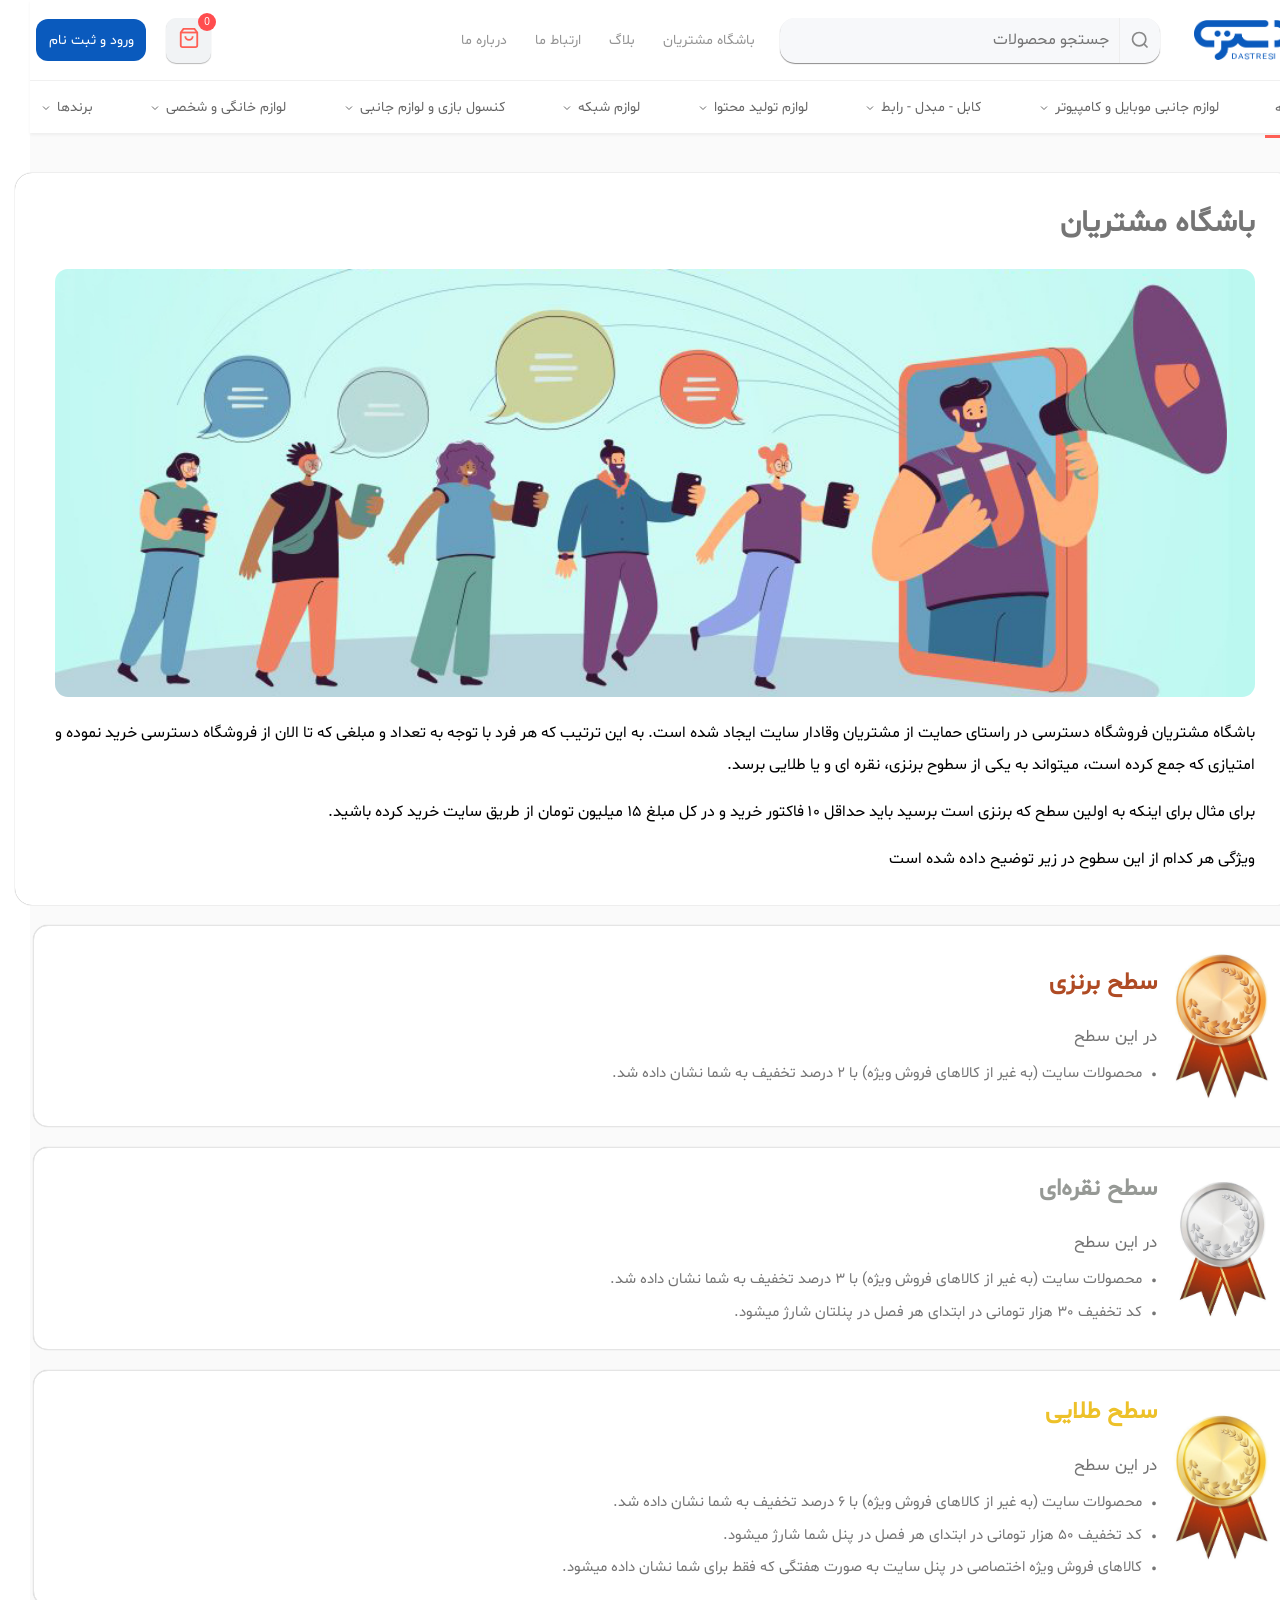
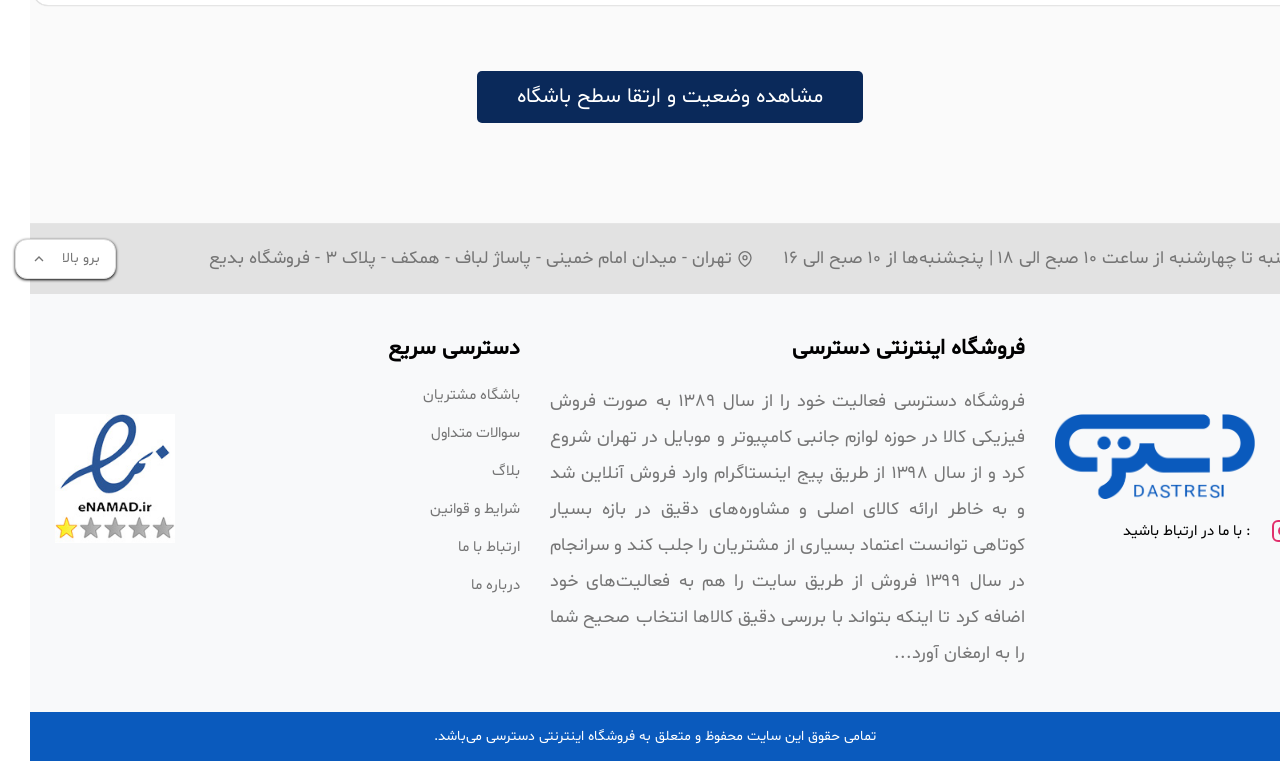
<file: bashgah.html>
<!DOCTYPE html>
<html lang="fa" dir="rtl">
<head>
    <meta charset="UTF-8">
    <meta name="viewport" content="width=device-width, initial-scale=1.0">
    <title>باشگاه مشتریان</title>
     <link rel="shortcut icon" href="./images/header/favicon.ico" type="image/x-icon">
    <link rel="stylesheet" href="./css/setting.css">
    <link rel="stylesheet" href="./css/header.css">
    <link rel="stylesheet" href="./css/footer.css">
    <link rel="stylesheet" href="./css/bashgah.css">
    
</head>
<body>
<header class="header">
    <div class="center__header">
        <div class="headerTop">
            <div class="logo">
                <img class="image" src="./images/header/logo.png" alt="logo">
            </div>
            <div class="searchBox">
                <div class="fullBox">
                    <div class="search__logo">
                        <svg viewBox="0 0 24 24" width="20" height="20" fill="none" stroke="#888" stroke-width="2"><circle cx="11" cy="11" r="8"></circle><line x1="21" y1="21" x2="16.65" y2="16.65"></line></svg>
                    </div>
                    <div class="search__input">
                        <input type="search" name="search" id="search" placeholder="جستجو محصولات">
                    </div>
                </div>
            </div>
            <div class="portlet-content">
                <a href="./bashgah.html">باشگاه مشتریان</a>
                <a href="#">بلاگ</a>
                <a href="#">ارتباط ما</a>
                <a href="#">درباره ما</a>
            </div>
            <div class="cart__Login">
                <div class="cart">
                    <div class="cart-icon">
                        <svg viewBox="0 0 24 24" width="22" height="22" fill="none" stroke="#FE5F55" stroke-width="2"><path d="M6 2L3 6v14a2 2 0 0 0 2 2h14a2 2 0 0 0 2-2V6l-3-4z"></path><line x1="3" y1="6" x2="21" y2="6"></line><path d="M16 10a4 4 0 0 1-8 0"></path></svg>
                    </div>
                    <span class="cart-badge">0</span>
                </div>
                <a style="text-decoration: none;" href="./vorod.html">
                <div class="login">
                    ورود و ثبت نام
                </div>
                </a>
            </div>
        </div>
   <nav class="headerBottom">
        <div class="nav__item active">
    <a href="#" class="nav__link">خانه</a>
        </div>
        <div class="nav__item dropdown">
        <a href="./products.html" class="nav__link">
            لوازم جانبی موبایل و کامپیوتر
            <svg class="dropdown-arrow" viewBox="0 0 24 24" width="12" height="12" fill="none" stroke="currentColor" stroke-width="2"><path d="M6 9l6 6 6-6"/></svg>
        </a>
        <div class="dropdown-content">
            <a href="#">ماوس و کیبورد و پد موس</a>
            <div class="sub-dropdown">
                <a href="#" class="has-sub">
                    کابل شارژ
                    <svg viewBox="0 0 24 24" width="12" height="12" fill="none" stroke="currentColor" stroke-width="2"><path d="M15 18l-6-6 6-6"/></svg>
                </a>
                <div class="sub-dropdown-content">
                    <a href="#">کابل شارژ میکرو یو اس بی</a>
                    <a href="#">کابل شارژ تایپ سی</a>
                    <a href="#">کابل شارژ لایتینگ</a>
                    <a href="#">کابل شارژ دو سر تایپ سی</a>
                    <a href="#">کابل شارژ تایپ سی به لایتینگ</a>
                    <a href="#">کابل شارژ سه کاره</a>
                    <a href="#">کابل شارژ سامسونگ</a>
                    <a href="#">کابل شارژ آیفون</a>
                </div>
            </div>
            <div class="sub-dropdown">
                <a href="#" class="has-sub">
                    آداپتور شارژ
                    <svg viewBox="0 0 24 24" width="12" height="12" fill="none" stroke="currentColor" stroke-width="2"><path d="M15 18l-6-6 6-6"/></svg>
                </a>
                <div class="sub-dropdown-content">
                    <a href="#">شارژر وایرلس</a>
                    <a href="#">شارژر دیواری</a>
                    <a href="#">شارژر رومیزی</a>
                    <a href="#">شارژر فندکی</a>
                    <a href="#">شارژر سامسونگ</a>
                    <a href="#">شارژر آیفون</a>
                </div>
            </div>
            <div class="sub-dropdown">
                <a href="#" class="has-sub">
                    پاوربانک
                    <svg viewBox="0 0 24 24" width="12" height="12" fill="none" stroke="currentColor" stroke-width="2"><path d="M15 18l-6-6 6-6"/></svg>
                </a>
                <div class="sub-dropdown-content">
                    <a href="#">جامپ استارتر</a>
                    <a href="#">پمپ باد</a>
                </div>
            </div>
            <div class="sub-dropdown">
                <a href="#" class="has-sub">
                    هندزفری و هدفون
                    <svg viewBox="0 0 24 24" width="12" height="12" fill="none" stroke="currentColor" stroke-width="2"><path d="M15 18l-6-6 6-6"/></svg>
                </a>
                <div class="sub-dropdown-content">
                    <a href="#">هندزفری سیمی</a>
                    <a href="#">هدفون بلوتوثی</a>
                    <a href="#">هندزفری بلوتوثی</a>
                    <a href="#">هندزفری بلوتوثی دورگردنی</a>
                </div>
            </div>
            <a href="#">اسپیکر</a>
            <div class="sub-dropdown">
                <a href="#" class="has-sub">
                    تجهیزات ذخیره سازی
                    <svg viewBox="0 0 24 24" width="12" height="12" fill="none" stroke="currentColor" stroke-width="2"><path d="M15 18l-6-6 6-6"/></svg>
                    </a>
                <div class="sub-dropdown-content">
                    <a href="#">فلش مموری</a>
                    <a href="#">کارت حافظه</a>
                    <a href="#">هارد اکسترنال</a>
                </div>
            </div>

            <a href="#">هولدر موبایل</a>
            <a href="#">دسته بازی و خنک کننده موبایل</a>
            <a href="#">سه راهی برق</a>
            <a href="#">دانگل انتقال تصویر</a>
            <a href="#">هاب تایپ سی</a>
            <a href="#">قاب و گلس</a>
        </div>
    </div>
<div class="nav__item dropdown">
    <a href="#" class="nav__link">
        کابل - مبدل - رابط
        <svg class="dropdown-arrow" viewBox="0 0 24 24" width="12" height="12" fill="none" stroke="currentColor" stroke-width="2"><path d="M6 9l6 6 6-6"/></svg>
    </a>
    <div class="dropdown-content">
        <a href="#">کابل HDMI</a>
        <a href="#">کابل پرینتر</a>
        <a href="#">گیرنده بلوتوث صدا</a>
        <a href="#">تبدیل صدا و AUX</a>
        <a href="#">تبدیل سوکت شارژ</a>
        <a href="#">مبدل تصویر HDMI و VGA</a>
        <a href="#">کابل AUX</a>
        <a href="#">کابل ۳ به ۱ صدا</a>
        <a href="#">کابل اپتیکال</a>
        <a href="#">کابل OTG</a>
    </div>
</div>
<div class="nav__item dropdown">
    <a href="#" class="nav__link">
        لوازم تولید محتوا
        <svg class="dropdown-arrow" viewBox="0 0 24 24" width="12" height="12" fill="none" stroke="currentColor" stroke-width="2"><path d="M6 9l6 6 6-6"/></svg>
    </a>
    <div class="dropdown-content">
        <a href="#">میکروفون</a>
        <a href="#">رینگ لایت</a>
        <a href="#">سه پایه نور</a>
    </div>
</div>
<div class="nav__item dropdown">
    <a href="#" class="nav__link">
        لوازم شبکه
        <svg class="dropdown-arrow" viewBox="0 0 24 24" width="12" height="12" fill="none" stroke="currentColor" stroke-width="2"><path d="M6 9l6 6 6-6"/></svg>
    </a>
    <div class="dropdown-content">
        <a href="#">مودم</a>
        <a href="#">هاب شبکه</a>
        <a href="#">مودم همراه</a>
        <a href="#">دانگل وای فای</a>
        <a href="#">روتر</a>
    </div>
</div>
<div class="nav__item dropdown">
    <a href="#" class="nav__link">
        کنسول بازی و لوازم جانبی
        <svg class="dropdown-arrow" viewBox="0 0 24 24" width="12" height="12" fill="none" stroke="currentColor" stroke-width="2"><path d="M6 9l6 6 6-6"/></svg>
    </a>
    <div class="dropdown-content">
        <a href="#">کیف کنسول بازی</a>
        <a href="#">هدفون گیمینگ</a>
        <a href="#">موس و کیبورد</a>
        <a href="#">دسته بازی</a>
        <a href="#">شارژر دسته بازی</a>
    </div>
</div>
<div class="nav__item dropdown">
    <a href="#" class="nav__link">
        لوازم خانگی و شخصی
        <svg class="dropdown-arrow" viewBox="0 0 24 24" width="12" height="12" fill="none" stroke="currentColor" stroke-width="2"><path d="M6 9l6 6 6-6"/></svg>
    </a>
    <div class="dropdown-content">
        <a href="#">گجت هوشمند</a>
        <a href="#">ماشین اصلاح سر و صورت</a>
        <div class="sub-dropdown">
            <a href="#" class="has-sub">
                باتری و شارژر
                <svg viewBox="0 0 24 24" width="12" height="12" fill="none" stroke="currentColor" stroke-width="2"><path d="M15 18l-6-6 6-6"/></svg>
            </a>
            <div class="sub-dropdown-content">
                <a href="#">باتری آلکالاین</a>
                <a href="#">باتری استاندار</a>
                <a href="#">باتری قابل شارژ</a>
                <a href="#">باتری-شارژر</a>
                <a href="#">باتری سکه ای</a>
            </div>
        </div>

        <a href="#">اندروید باکس و گیرنده دیجیتال</a>
        <a href="#">مچ بند و ساعت هوشمند</a>
        <div class="sub-dropdown">
            <a href="#" class="has-sub">
                ابزار
                <svg viewBox="0 0 24 24" width="12" height="12" fill="none" stroke="currentColor" stroke-width="2"><path d="M15 18l-6-6 6-6"/></svg>
            </a>
            <div class="sub-dropdown-content">
                <a href="#">hand-truc</a>
                <a href="#">کاتر</a>
                <a href="#">tape_measure</a>
                <a href="#">screwdriver</a>
            </div>
        </div>

        <a href="#">محصولات کمبو</a>
        <a href="#">اف ام پلیر</a>
    </div>
</div>
<div class="nav__item dropdown mega-menu-parent">
    <a href="#" class="nav__link">
        برندها
        <svg class="dropdown-arrow" viewBox="0 0 24 24" width="12" height="12" fill="none" stroke="currentColor" stroke-width="2"><path d="M6 9l6 6 6-6"/></svg>
    </a>
    <div class="dropdown-content mega-menu">
        <div class="mega-column">
            <a href="#">هایلو <span>Haylou</span></a>
            <a href="#">دای هارد <span>Die Hard</span></a>
            <a href="#">اسکال کندی <span>SkullCandy</span></a>
            <a href="#">اپل <span>Apple</span></a>
            <a href="#">کاملیون <span>Camelion</span></a>
            <a href="#">کولمن پلاس <span>Koluman Plus</span></a>
        </div>
        <div class="mega-column">
            <a href="#">یسیدو <span>yesido</span></a>
            <a href="#">نزتک <span>Naztech</span></a>
            <a href="#">پروآن <span>ProOne</span></a>
            <a href="#">ال دی نو <span>Ldnio</span></a>
            <a href="#">دوراسل <span>Duracell</span></a>
            <a href="#">سومو <span>Somo</span></a>
        </div>
        <div class="mega-column">
            <a href="#">بیسوس <span>Baseus</span></a>
            <a href="#">بویا <span>Boya</span></a>
            <a href="#">مک دودو <span>Mcdodo</span></a>
            <a href="#">پاورولوژی <span>Powerology</span></a>
            <a href="#">راوپاور <span>Ravpower</span></a>
            <a href="#">آکی <span>Aukey</span></a>
        </div>
        <div class="mega-column">
            <a href="#">انکر <span>Anker</span></a>
            <a href="#">اینوبن <span>inoben</span></a>
            <a href="#">مومکس <span>Momax</span></a>
            <a href="#">وسترن دیجیتال <span>Western Digital</span></a>
            <a href="#">شیائومی <span>Xiaomi</span></a>
            <a href="#">پاناسونیک <span>Panasonic</span></a>
        </div>
        <div class="mega-column">
            <a href="#">نیکین <span>Neekin</span></a>
            <a href="#">پایونیر <span>pioneer</span></a>
            <a href="#">جی پی <span>GP</span></a>
            <a href="#">ای فورتک <span>ATech</span></a>
            <a href="#">وان مور <span>imore</span></a>
            <a href="#">مکسل <span>Maxell</span></a>
        </div>
<div class="mega-footer">
    <a href="#">
        <svg viewBox="0 0 24 24" width="12" height="12" fill="none" stroke="currentColor" stroke-width="2" style="margin-left: 5px; vertical-align: middle;">
            <path d="M15 18l-6-6 6-6"/>
        </svg>
        مشاهده دیگر برندها
    </a>
</div>

    </div>
</div>
</nav>
    </div>
</header>
    <main class="club-main">
        <div class="club-container">
            <div class="club-card">
                <h1 class="club-title">باشگاه مشتریان</h1>
                <div class="club-image-wrapper">
                    <img src="./images/bashgah/kinds-of-customer-loyalty-1024x4.png" alt="باشگاه مشتریان دسترسی">
                </div>
                <div class="club-text-content">
                    <p>باشگاه مشتریان فروشگاه دسترسی در راستای حمایت از مشتریان وقادار سایت ایجاد شده است. به این ترتیب که هر فرد با توجه به تعداد و مبلغی که تا الان از فروشگاه دسترسی خرید نموده و امتیازی که جمع کرده است، میتواند به یکی از سطوح برنزی، نقره ای و یا طلایی برسد.</p>
                    
                    <p>برای مثال برای اینکه به اولین سطح که برنزی است برسید باید حداقل ۱۰ فاکتور خرید و در کل مبلغ ۱۵ میلیون تومان از طریق سایت خرید کرده باشید.</p>
                    
                    <p>ویژگی هر کدام از این سطوح در زیر توضیح داده شده است</p>
                </div>

            </div>

        </div>
<div class="club-levels-section">
    <div class="level-card">
        <div class="level-image">
            <img src="./images/bashgah/1.png" alt="سطح برنزی">
        </div>
        <div class="level-info">
            <h2 class="level-title bronze-title">سطح برنزی</h2>
            <p class="level-subtitle">در این سطح</p>
            <ul class="level-list">
                <li>محصولات سایت (به غیر از کالاهای فروش ویژه) با ۲ درصد تخفیف به شما نشان داده شد.</li>
            </ul>
        </div>
    </div>
    <div class="level-card">
        <div class="level-image">
            <img src="./images/bashgah/3.png" alt="سطح نقره‌ای">
        </div>
        <div class="level-info">
            <h2 class="level-title silver-title">سطح نقره‌ای</h2>
            <p class="level-subtitle">در این سطح</p>
            <ul class="level-list">
                <li>محصولات سایت (به غیر از کالاهای فروش ویژه) با ۳ درصد تخفیف به شما نشان داده شد.</li>
                <li>کد تخفیف ۳۰ هزار تومانی در ابتدای هر فصل در پنلتان شارژ میشود.</li>
            </ul>
        </div>
    </div>
    <div class="level-card">
        <div class="level-image">
            <img src="./images/bashgah/2.png" alt="سطح طلایی">
        </div>
        <div class="level-info">
            <h2 class="level-title gold-title">سطح طلایی</h2>
            <p class="level-subtitle">در این سطح</p>
            <ul class="level-list">
                <li>محصولات سایت (به غیر از کالاهای فروش ویژه) با ۶ درصد تخفیف به شما نشان داده شد.</li>
                <li>کد تخفیف ۵۰ هزار تومانی در ابتدای هر فصل در پنل شما شارژ میشود.</li>
                <li>کالاهای فروش ویژه اختصاصی در پنل سایت به صورت هفتگی که فقط برای شما نشان داده میشود.</li>
            </ul>
        </div>
    </div>
    <div class="club-action">
        <button class="club-btn">مشاهده وضعیت و ارتقا سطح باشگاه</button>
    </div>

</div>
</main>
<footer class="site-footer">
    <div class="footer-top">
        <div class="footer-container footer-top-content">
            <div class="footer-info">
                <span class="footer-info-item">شنبه تا چهارشنبه از ساعت ۱۰ صبح الی ۱۸ | پنجشنبه‌ها از ۱۰ صبح الی ۱۶</span>
                <span class="footer-info-item">
                    <svg viewBox="0 0 24 24" width="16" height="16" fill="none" stroke="currentColor" stroke-width="2"><path d="M21 10c0 7-9 13-9 13s-9-6-9-13a9 9 0 0 1 18 0z"></path><circle cx="12" cy="10" r="3"></circle></svg>
                    تهران - میدان امام خمینی - پاساژ لباف - همکف - پلاک ۳ - فروشگاه بدیع
                </span>
            </div>
            <button class="scroll-top-btn" id="scrollTopBtn">
                برو بالا
                <svg viewBox="0 0 24 24" width="16" height="16" fill="none" stroke="currentColor" stroke-width="2"><path d="M18 15l-6-6-6 6"/></svg>
            </button>
        </div>
    </div>
    <div class="footer-main">
        <div class="footer-container footer-main-content">
            <div class="footer-col footer-brand">
                <img src="./images/footer/logo.png" alt="دسترسی" class="footer-logo">
                <a href="#" class="social-link">
                    <svg viewBox="0 0 24 24" width="24" height="24" fill="none" stroke="#e1306c" stroke-width="2"><rect x="2" y="2" width="20" height="20" rx="5" ry="5"></rect><path d="M16 11.37A4 4 0 1 1 12.63 8 4 4 0 0 1 16 11.37z"></path><line x1="17.5" y1="6.5" x2="17.51" y2="6.5"></line></svg>
                    <span>: با ما در ارتباط باشید</span>
                </a>
            </div>
            <div class="footer-col footer-about">
                <h3 class="footer-title">فروشگاه اینترنتی دسترسی</h3>
                <p class="footer-text">
                    فروشگاه دسترسی فعالیت خود را از سال ۱۳۸۹ به صورت فروش فیزیکی کالا در حوزه لوازم جانبی کامپیوتر و موبایل در تهران شروع کرد و از سال ۱۳۹۸ از طریق پیج اینستاگرام وارد فروش آنلاین شد و به خاطر ارائه کالای اصلی و مشاوره‌های دقیق در بازه بسیار کوتاهی توانست اعتماد بسیاری از مشتریان را جلب کند و سرانجام در سال ۱۳۹۹ فروش از طریق سایت را هم به فعالیت‌های خود اضافه کرد تا اینکه بتواند با بررسی دقیق کالاها انتخاب صحیح شما را به ارمغان آورد...
                </p>
            </div>
            <div class="footer-col footer-links">
                <h3 class="footer-title">دسترسی سریع</h3>
                <ul class="footer-menu">
                    <li><a href="#">باشگاه مشتریان</a></li>
                    <li><a href="#">سوالات متداول</a></li>
                    <li><a href="#">بلاگ</a></li>
                    <li><a href="#">شرایط و قوانین</a></li>
                    <li><a href="#">ارتباط با ما</a></li>
                    <li><a href="#">درباره ما</a></li>
                </ul>
            </div>
            <div class="footer-col footer-enamad">
                <img src="./images/footer/what-is-enamad1.png" alt="نماد اعتماد الکترونیکی" class="enamad-logo">
            </div>

        </div>
    </div>
    <div class="footer-bottom">
        <div class="footer-container">
            <p>تمامی حقوق این سایت محفوظ و متعلق به فروشگاه اینترنتی دسترسی می‌باشد.</p>
        </div>
    </div>

</footer>
    
 <script>
    const scrollTopBtn = document.getElementById('scrollTopBtn');
    if (scrollTopBtn) {
        scrollTopBtn.addEventListener('click', function() {
            window.scrollTo({
                top: 0,
                behavior: 'smooth'
            });
        });
    }
</script>
</body>
</html>
</file>
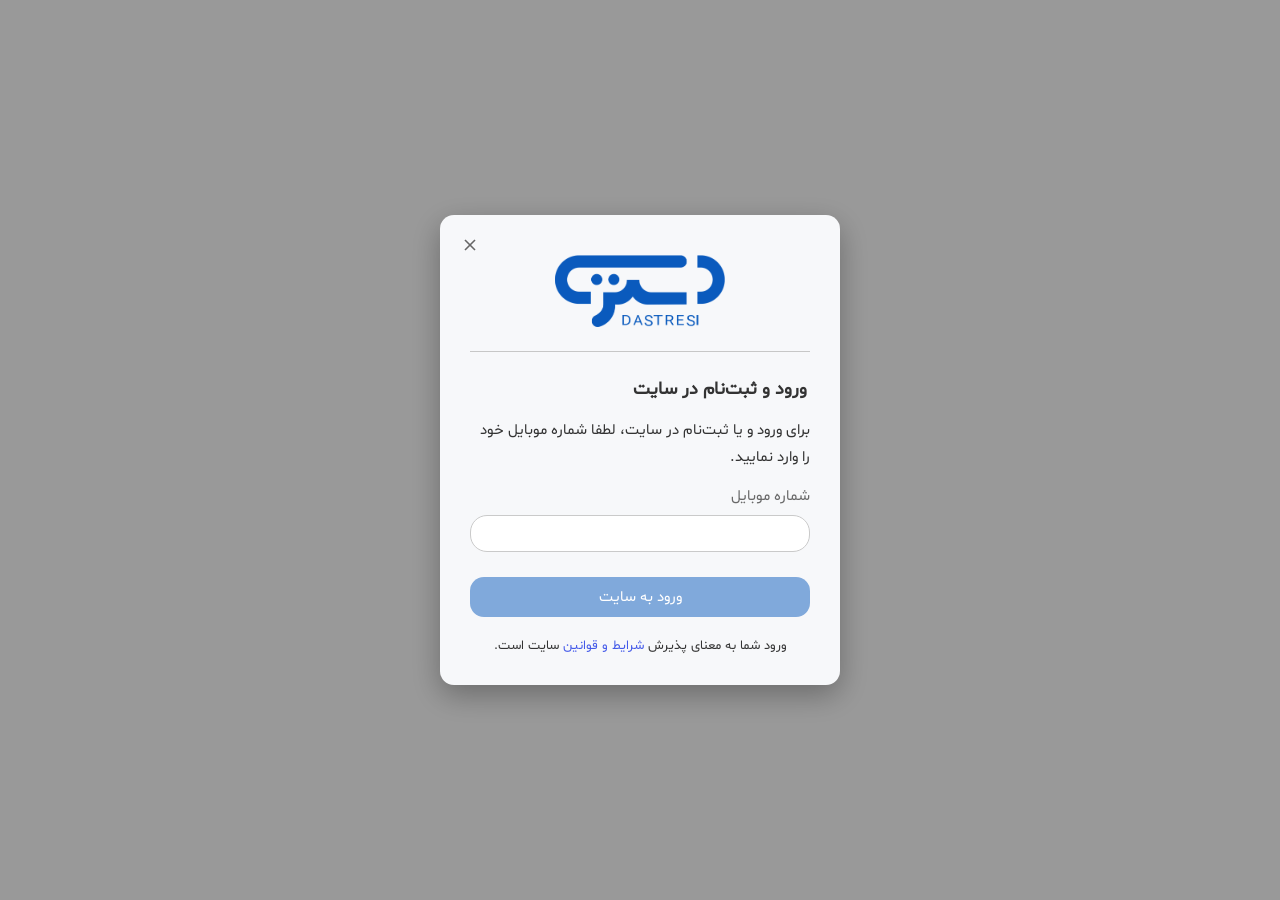
<file: vorod.html>
<!DOCTYPE html>
<html lang="fa" dir="rtl">
<head>
    <meta charset="UTF-8">
    <meta name="viewport" content="width=device-width, initial-scale=1.0">
    <title>ورود به سایت</title>
    <link rel="shortcut icon" href="./images/header/favicon.ico" type="image/x-icon">
    <link rel="stylesheet" href="./css/setting.css">
    <link rel="stylesheet" href="./css/vorod.css">
</head>
<body>
    <div class="login-overlay">
        <div class="login-modal">
            <a href="index.html" class="close-btn">
                <svg viewBox="0 0 24 24" width="20" height="20" fill="none" stroke="#666" stroke-width="2"><line x1="18" y1="6" x2="6" y2="18"></line><line x1="6" y1="6" x2="18" y2="18"></line></svg>
            </a>
            <div class="login-logo">
                <img src="./images/header/logo.png" alt="دسترسی">
            </div>
            <div class="login-divider"></div>
            <h2 class="login-title">ورود و ثبت‌نام در سایت</h2>
            <p class="login-desc">برای ورود و یا ثبت‌نام در سایت، لطفا شماره موبایل خود را وارد نمایید.</p>
            <form action="#" class="login-form">
                <label class="input-label">شماره موبایل</label>
                <input type="text" class="mobile-input" placeholder="">
                
                <button type="button" class="login-submit-btn">ورود به سایت</button>
            </form>
            <p class="login-rules">ورود شما به معنای پذیرش <a href="#">شرایط و قوانین</a> سایت است.</p>

        </div>
    </div>

</body>
</html>
</file>
<file: css/setting.css>
*{
    margin: 0;
    padding: 0;
}

#root{
    width: 100%;
    .wraper{
        width: 100%;
        height: 98vw;
        background-color: rgb(232, 232, 232);
    }
}
@font-face {
    font-family: shabnam;
    src: url(../fonts/shabnam/Shabnam.woff);
}
</file>
<file: css/header.css>
.header {
    max-width: 100%;
    width: 100%;
    height: 133px;
    background-color: #ffffff;
    box-shadow: 0 2px 3px 0 rgba(0, 0, 0, 0.05);
    position: sticky;
    top: 0;
    z-index: 1000;
    margin: 0 auto;

    .center__header {
        max-width: 1285px;
        height: 100%;
        margin: 0 auto;

        .headerTop {
            width: 100%;
            height: 80px;
            display: flex;
            flex-flow: row nowrap;
            align-items: center;
            
            .logo {
                width: 130px;
                display: flex;
                justify-content: start;
                align-items: center;
                .image {
                    width: 96px;
                    object-fit: cover;
                    margin-right: 20px;
                }
            }

            .searchBox {
                width: 380px;
                margin-right: 20px;
                .fullBox {
                    width: 100%;
                    height: 45px;
                    background-color: #F7F8FA;
                    border-radius: 15px;
                    box-shadow: rgb(141, 140, 140) 0px 1px 1px;
                    display: flex;
                    flex-flow: row wrap;
                    
                    .search__logo {
                        width: 40px;
                        display: flex;
                        align-items: center;
                        justify-content: center;
                        border-left: 1px solid #eee;
                    }
                    .search__input {
                        flex-grow: 1;
                        #search {
                            width: 100%;
                            height: 100%;
                            border: none;
                            background: transparent;
                            font-size: 15px;
                            font-family: shabnam;
                            color: #757575;
                            padding-right: 10px;
                            &:focus { outline: none; }
                            &::placeholder { font-family: shabnam; color: #757575; font-size: 16px; }
                        }
                    }
                }
            }

            .portlet-content {
                display: flex;
                flex-flow: row wrap;
                align-items: center;
                justify-content: center;
                gap: 28px;
                margin-right: 25px;
                a {
                    text-decoration: none;
                    color: #949494;
                    font-family: shabnam;
                    transition: 200ms;
                    font-size: 14px;
                    &:hover { color: #333; }
                }
            }
            .cart__Login {
                margin-left: auto;
                margin-right: 250px;
                display: flex;
                flex-flow: row wrap;
                align-items: center;
                gap: 20px;                
                .cart {
                    width: 45px;
                    height: 45px;
                    background-color: #f1f3f5;
                    border-radius: 10px;
                    display: flex;
                    box-shadow: rgb(185, 185, 185) 0px 1px 1px;
                    align-items: center;
                    justify-content: center;
                    cursor: pointer;
                    position: relative;
                    .cart-badge {
                        position: absolute;
                        top: -5px;
                        right: -5px;
                        background-color: #ff4d4f;
                        color: white;
                        font-size: 10px;
                        font-family: Tahoma, sans-serif;
                        width: 18px;
                        height: 18px;
                        border-radius: 50%;
                        display: flex;
                        align-items: center;
                        justify-content: center;
                    }
                }
                .login {
                    width: 110px;
                    height: 42px;
                    border-radius: 12px;
                    background-color: rgb(10, 90, 189);
                    color: white;
                    font-family: shabnam;
                    display: flex;
                    justify-content: center;
                    align-items: center;
                    font-size: 14px;
                    transition: 200ms;
                    cursor: pointer;
                    text-decoration: none;
                    &:hover { background-color: #0A295A; }
                }
            }
        }
        
        .headerBottom {
            width: 100%;
            height: 53px;
            display: flex;
            flex-flow: row wrap;
            justify-content: space-between;
            align-items: center;
            border-top: 1px solid #f0f0f0;
            position: relative;

            .nav__item {
                height: 100%;
                padding: 0 10px;
                display: flex;
                align-items: center;
                border-bottom: 4px solid transparent;
                cursor: pointer;
                position: relative;
                &:hover { border-bottom: 4px solid #FE5F55; }
                &:hover > .nav__link { color: #ec5a4f; }
                
                .nav__link {
                    text-decoration: none;
                    font-family: shabnam;
                    font-size: 14px;
                    color: rgba(40, 40, 40, 0.7);
                    transition: 200ms;
                    display: flex;
                    align-items: center;
                    gap: 5px;
                }
            }
            .dropdown {
                &:hover > .dropdown-content {
                    display: flex; 
                }
                .dropdown-content {
                    display: none; 
                    position: absolute;
                    top: 100%;
                    right: 0;
                    background-color: #fff;
                    min-width: 240px;
                    box-shadow: 0 8px 16px rgba(0,0,0,0.1);
                    border-radius: 0 0 10px 10px;
                    z-index: 999;
                    flex-direction: column;
                    border-top: 4px solid #FE5F55;
                    padding: 10px 0;
                    
                    > a {
                        padding: 10px 15px;
                        text-decoration: none;
                        font-family: shabnam;
                        font-size: 13px;
                        color: #555;
                        transition: 200ms;
                        border-bottom: 1px solid #f5f5f5;
                        display: block;

                        &:hover {
                            background-color: #f9f9f9;
                            color: #0A5ACA;
                            padding-right: 20px; 
                        }
                    }
                }
            }
            
            .sub-dropdown {
                position: relative;
                border-bottom: 1px solid #f5f5f5;
                
                .has-sub {
                    padding: 10px 15px;
                    text-decoration: none;
                    font-family: shabnam;
                    font-size: 13px;
                    color: #555;
                    transition: 200ms;
                    display: flex;
                    justify-content: space-between;
                    align-items: center;
                    background-color: #fff;

                    &:hover {
                        background-color: #f9f9f9;
                        color: #0A5ACA;
                        padding-right: 20px;
                    }
                }
                
                &:hover > .sub-dropdown-content {
                    display: flex;
                }
                
                .sub-dropdown-content {
                    display: none;
                    position: absolute;
                    top: 0;
                    right: 100%;
                    background-color: #fff;
                    min-width: 220px;
                    box-shadow: -4px 4px 16px rgba(0,0,0,0.1);
                    border-radius: 10px 0 0 10px;
                    z-index: 1000;
                    flex-direction: column;
                    padding: 10px 0;

                    a {
                        padding: 10px 15px;
                        text-decoration: none;
                        font-family: shabnam;
                        font-size: 13px;
                        color: #555;
                        transition: 200ms;
                        border-bottom: 1px solid #f5f5f5;

                        &:hover {
                            background-color: #f9f9f9;
                            color: rgb(0, 172, 0);
                            padding-right: 20px;
                        }
                    }
                }
            }
.mega-menu-parent {
    position: static !important;
}
.mega-menu-parent:hover > .mega-menu {
    display: flex !important;
}
.mega-menu {
    position: absolute !important;
    top: 100% !important;
    right: 0 !important;
    left: 0 !important;
    width: 100% !important;
    background-color: #ffffff !important;
    box-shadow: 0 8px 16px rgba(0,0,0,0.1) !important;
    border-top: 3px solid #FE5F55 !important;
    padding: 20px 30px !important;
    flex-direction: row !important;
    flex-wrap: wrap !important;
    justify-content: space-between !important;
    
    z-index: 9999 !important;
    box-sizing: border-box !important;
}
.mega-column {
    width: 18% !important; 
    display: flex !important;
    flex-direction: column !important;
    border-left: 1px solid #f0f0f0 !important;
    padding: 0 10px !important;
    box-sizing: border-box !important;
}

.mega-column:first-child {
    border-left: none !important;
}
.mega-column a {
    text-decoration: none !important;
    font-family: shabnam !important;
    font-size: 12px !important;
    color: #333 !important;
    padding: 8px 0 !important;
    display: flex !important;
    justify-content: space-between !important;
    align-items: center !important;
    transition: 200ms !important;
    border-bottom: 1px solid #f9f9f9 !important;
}

.mega-column a span {
    font-family: Tahoma, sans-serif !important;
    font-size: 11px !important;
    color: #888 !important;
    direction: ltr !important;
}

.mega-column a:hover, .mega-column a:hover span {
    color: #0A5ACA !important;
}
.mega-footer {
    width: 100% !important;
    text-align: left !important;
    padding-top: 15px !important;
    margin-top: 10px !important;
    border-top: 1px solid #f0f0f0 !important;
}
.mega-footer a {
    display: flex;
    direction: rtl;
    text-decoration: none !important;
    font-family: shabnam !important;
    font-size: 13px !important;
    color: #e53e3e !important;
    font-weight: bold !important;
    &:hover{
        color: #0A5ACA !important;
    }
}
        }
    }
}
.nav__item.active {
    border-bottom: 3px solid #FE5F55 !important;
}

.navitem.active > .navlink {
    color: #FE5F55 !important;
    font-weight: bold !important;
}
.header {
    direction: rtl !important;
}

.center__header {
    direction: rtl !important;
}

.headerTop {
    direction: rtl !important;
    display: flex !important;
    flex-direction: row !important;
}

.headerBottom {
    direction: rtl !important;
    display: flex !important;
    flex-direction: row !important;
}

.logo {
    order: 1 !important; 
}

.cart__Login {
    order: 5 !important;
    margin-left: auto !important;
    margin-right: 250px !important;
}

.searchBox { order: 2 !important; }
.portlet-content { order: 3 !important; }
</file>
<file: css/footer.css>
.site-footer {
    max-width: 100%;
    width: 100%;
    font-family: shabnam;
    margin: 0 auto;
    bottom: 0;
}

.footer-container {
    width: 1300px;
    max-width: 100%;
    margin: 0 auto;
    padding: 0 15px;
}
.footer-top {
    background-color: #E2E2E2;
    padding: 15px 0;
    border-top: 1px solid #e5e5e5;
}

.footer-top-content {
    display: flex;
    justify-content: space-between;
    align-items: center;
}

.footer-info {
    display: flex;
    gap: 30px;
    color: #757575;
    font-size: 18px;
}

.footer-info-item {
    display: flex;
    align-items: center;
    gap: 5px;
}

.scroll-top-btn {
    background-color: #fff;
    border: 1px solid #ddd;
    box-shadow: black 0px 1px 3px;
    padding: 8px 15px;
    border-radius: 12px;
    height: 40px;
    cursor: pointer;
    display: flex;
    align-items: center;
    gap: 15px;
    font-family: shabnam ,sans-serif;
    font-size: 14px;
    color: #757575;
    transition: all 0.3s ease;
}

.scroll-top-btn:hover {
    background-color: #e9ecef;
}
.footer-main {
    background-color: #f8f9fa;
    padding: 40px 0;
}

.footer-main-content {
    display: flex;
    justify-content: space-between;
    align-items: flex-start;
    gap: 30px;
}

.footer-col {
    flex: 1;
}
.footer-brand {
    display: flex;
    flex-direction: column;
    align-items: flex-start;
    gap: 20px;
    flex: 0.8;
}

.footer-logo {
    width: 200px;
    margin-top: 80px;
    margin-right: 40px;
    object-fit: contain;
}

.social-link {
    display: flex;
    align-items: center;
    gap: 20px;
    text-decoration: none;
    color: black;
    font-size: 15px;
}
.footer-about {
    flex: 2.5;
}

.footer-title {
    font-size: 22px;
    color: black;
    margin-bottom: 20px;
    font-weight: bold;
}

.footer-text {
    font-size: 18px;
    color: #757575;
    line-height: 2;
    text-align: justify;
}
.footer-links {
    flex: 0.6;
}

.footer-menu {
    list-style: none;
    padding: 0;
    margin: 0;
    display: flex;
    flex-direction: column;
    gap: 16px;
}

.footer-menu a {
    text-decoration: none;
    color: #757575;
    font-size: 15px;
    transition: color 0.3s ease;
}

.footer-menu a:hover {
    color: black;
    font-weight: bold;
}
.footer-enamad {
    flex: 0.8;
    display: flex;
    justify-content: flex-end;
}

.enamad-logo {
    width: 120px;
    object-fit: contain;
    margin-top: 80px;
    margin-left: 40px;
}
.footer-bottom {
    background-color: #0a5abd;
    color: #ffffff;
    font-family: shabnam;
    text-align: center;
    padding: 15px 0;
    font-size: 14px;
}

.footer-main-content {
    display: flex !important;
    flex-direction: row !important;
    direction: rtl !important;
    justify-content: space-between !important;
    align-items: flex-start !important;
    gap: 30px !important;
}

.footer-col {
    flex: 1 !important;
    text-align: right !important;
}

.footer-brand {
    order: 1 !important;
    display: flex !important;
    flex-direction: column !important;
    align-items: flex-start !important;
}

.footer-about {
    order: 2 !important;
    flex: 2 !important;
}

.footer-links {
    order: 3 !important;
}

.footer-enamad {
    order: 4 !important;
    display: flex !important;
    justify-content: flex-end !important;
}

.footer-top-content {
    display: flex !important;
    flex-direction: row !important;
    direction: rtl !important;
    justify-content: space-between !important;
    align-items: center !important;
}

.scroll-top-btn {
    margin-right: auto !important;
    margin-left: 0 !important;
}
</file>
<file: css/bashgah.css>
.club-main {
    width: 100%;
    padding: 40px 0;
    background-color: #FAFAFA;
}

.club-container {
    width: 1300px;
    max-width: 100%;
    margin: 0 auto;
    padding: 0 15px;
}
.club-card {
    width: 100%;
    background-color: #FFFFFF;
    border-radius: 17px;
    padding: 30px 40px;
    box-shadow: rgb(129, 129, 129) 0px 0px 1px;
    box-sizing: border-box;
}
.club-title {
    font-family: shabnam;
    font-size: 30px;
    font-weight: bold;
    color: #757575;
    text-align: right;
    margin-bottom: 25px;
    margin-top: 0;
}
.club-image-wrapper {
    width: 100%;
    margin-bottom: 20px;
    border-radius: 13px;
    overflow: hidden;
}

.club-image-wrapper img {
    width: 100%;
    height: auto;
    display: block;
    object-fit: cover;
}
.club-text-content {
    display: flex;
    flex-direction: column;
    gap: 15px;
}

.club-text-content p {
    font-family: shabnam;
    font-size: 16px;
    color: black;
    line-height: 2;
    text-align: right;
    margin: 0;
}
.club-levels-section {
    width: 1275px;
    display: flex;
    justify-content: center;
    align-items: center;
    flex-direction: column;
    margin: 20px auto;
    gap: 20px;
}
.level-card {
    width: 100%;
    background-color: #ffffff;
    border: 1px solid #e5e5e5;
    border-radius: 15px;
    display: flex;
    flex-direction: row;
    align-items: center;
    padding: 25px 40px;
    box-sizing: border-box;
    box-shadow: rgb(192, 192, 192) 0px 0px 1px;

}
.level-image {
    width: 90px;
    flex-shrink: 0;
    display: flex;
    justify-content: center;
    align-items: center;
    margin-left: 20px;
}

.level-image img {
    width: 100px;
    height: auto;
    object-fit: contain;
}
.level-info {
    flex-grow: 1;
    display: flex;
    flex-direction: column;
}
.level-title {
    font-family: shabnam;
    font-size: 24px;
    font-weight: bold;
    margin: 0 0 25px 0;
    text-align: right;
}
.bronze-title { color: #AF4B24; }
.silver-title { color: #969995; }
.gold-title { color: #EDC129; }

.level-subtitle {
    font-family: shabnam;
    font-size: 17px;
    color: #757575;
    margin: 0 0 15px 0;
    text-align: right;
}
.level-list {
    list-style: none;
    padding: 0;
    margin: 0;
    display: flex;
    flex-direction: column;
    gap: 10px;
}

.level-list li {
    font-family: shabnam;
    font-size: 15px;
    color: #757575;
    line-height: 1.5;
    text-align: right;
    position: relative;
    padding-right: 15px;
}
.level-list li::before {
    content: "•";
    position: absolute;
    right: 0;
    top: 0;
    color: #757575;
    font-size: 18px;
}
.club-action {
    display: flex;
    justify-content: center;
    margin-top: 45px;
    margin-bottom: 40px;
}

.club-btn {
    background-color: #0A295A;
    color: #ffffff;
    font-family: shabnam;
    font-size: 21px;
    padding: 12px 40px;
    border: none;
    border-radius: 5px;
    cursor: pointer;
    transition: background-color 0.3s ease;
}

.club-btn:hover {
    background-color: #0b5ed7;
}
.site-footer {
    width: 100%;
    font-family: shabnam;
    height: 0;
}

.footer-container {
    width: 1300px;
    max-width: 100%;
    margin: 0 auto;
    padding: 0 15px;
}
.footer-top {
    background-color: #E2E2E2;
    padding: 15px 0;
    border-top: 1px solid #e5e5e5;
}

.footer-top-content {
    display: flex;
    justify-content: space-between;
    align-items: center;
}

.footer-info {
    display: flex;
    gap: 30px;
    color: #757575;
    font-size: 18px;
}

.footer-info-item {
    display: flex;
    align-items: center;
    gap: 5px;
}

.scroll-top-btn {
    background-color: #fff;
    border: 1px solid #ddd;
    box-shadow: black 0px 1px 3px;
    padding: 8px 15px;
    border-radius: 12px;
    height: 40px;
    cursor: pointer;
    display: flex;
    align-items: center;
    gap: 15px;
    font-family: shabnam ,sans-serif;
    font-size: 14px;
    color: #757575;
    transition: all 0.3s ease;
}

.scroll-top-btn:hover {
    background-color: #e9ecef;
}
.footer-main {
    background-color: #f8f9fa;
    padding: 40px 0;
}

.footer-main-content {
    display: flex;
    justify-content: space-between;
    align-items: flex-start;
    gap: 30px;
}

.footer-col {
    flex: 1;
}
.footer-brand {
    display: flex;
    flex-direction: column;
    align-items: flex-start;
    gap: 20px;
    flex: 0.8;
}

.footer-logo {
    width: 200px;
    margin-top: 80px;
    margin-right: 40px;
    object-fit: contain;
}

.social-link {
    display: flex;
    align-items: center;
    gap: 20px;
    text-decoration: none;
    color: black;
    font-size: 15px;
}
.footer-about {
    flex: 2.5;
}

.footer-title {
    font-size: 22px;
    color: black;
    margin-bottom: 20px;
    font-weight: bold;
}

.footer-text {
    font-size: 18px;
    color: #757575;
    line-height: 2;
    text-align: justify;
}
.footer-links {
    flex: 0.6;
}

.footer-menu {
    list-style: none;
    padding: 0;
    margin: 0;
    display: flex;
    flex-direction: column;
    gap: 16px;
}

.footer-menu a {
    text-decoration: none;
    color: #757575;
    font-size: 15px;
    transition: color 0.3s ease;
}

.footer-menu a:hover {
    color: black;
    font-weight: bold;
}
.footer-enamad {
    flex: 0.8;
    display: flex;
    justify-content: flex-end;
}

.enamad-logo {
    width: 120px;
    object-fit: contain;
    margin-top: 80px;
    margin-left: 40px;
}
.footer-bottom {
    background-color: #0a5abd;
    color: #ffffff;
    font-family: shabnam;
    text-align: center;
    padding: 15px 0;
    font-size: 14px;
}
</file>
<file: css/vorod.css>
.login-overlay {
    width: 100%;
    height: 100vh;
    background-color: rgba(0, 0, 0, 0.4);
    display: flex;
    justify-content: center;
    align-items: center;
    position: fixed;
    top: 0;
    left: 0;
    z-index: 9999;
}
.login-modal {
    width: 400px;
    background-color: #F7F8FA;
    border-radius: 14px;
    padding: 30px;
    box-sizing: border-box;
    position: relative;
    box-shadow: 0 10px 30px rgba(0, 0, 0, 0.3);
    display: flex;
    flex-direction: column;
    align-items: center;
}
.close-btn {
    position: absolute;
    top: 15px;
    left: 15px;
    text-decoration: none;
    padding: 5px;
    cursor: pointer;
    transition: 200ms;
}
.close-btn:hover {
    background-color: #f0f0f0;
    border-radius: 50%;
}
.login-logo {
    margin-top: 10px;
    margin-bottom: 20px;
}
.login-logo img {
    width: 170px;
    object-fit: contain;
}
.login-divider {
    width: 100%;
    height: 1px;
    background-color: #c7c7c7;
    margin-bottom: 25px;
}
.login-title {
    font-family: shabnam;
    font-size: 18px;
    font-weight: bold;
    color: #333;
    margin-bottom: 15px;
    margin-left: 160px;
}
.login-desc {
    font-family: shabnam;
    font-size: 15px;
    color: #333;
    text-align: right;
    line-height: 1.8;
    width: 100%;
    margin-bottom: 15px;
}
.login-form {
    width: 100%;
}
.input-label {
    display: block;
    font-family: shabnam;
    font-size: 15px;
    color: #696969;
    margin-bottom: 8px;
    text-align: right;
}
.mobile-input {
    width: 100%;
    height: 37px;
    border: 1px solid #cacaca;
    border-radius: 17px;
    padding: 0 15px;
    box-sizing: border-box;
    font-family: Tahoma, sans-serif;
    font-size: 15px;
    color: #333;
    outline: none;
    margin-bottom: 25px;
    transition: border-color 0.3s;
}
.mobile-input:focus {
    border-color: #5eb4f4;
}
.login-submit-btn {
    width: 100%;
    height: 40px;
    background-color: #80A9DB;
    color: #ffffff;
    font-family: shabnam;
    font-size: 15px;
    border: none;
    border-radius: 14px;
    cursor: pointer;
    transition: background-color 0.3s;
    margin-bottom: 20px;
}
.login-submit-btn:hover {
    background-color: #4a9fe0;
}
.login-rules {
    font-family: shabnam;
    font-size: 13px;
    color: #333;
    text-align: center;
    margin: 0;
    a{
        text-decoration: none;
        color: #445ae9;
    }
}
</file>
